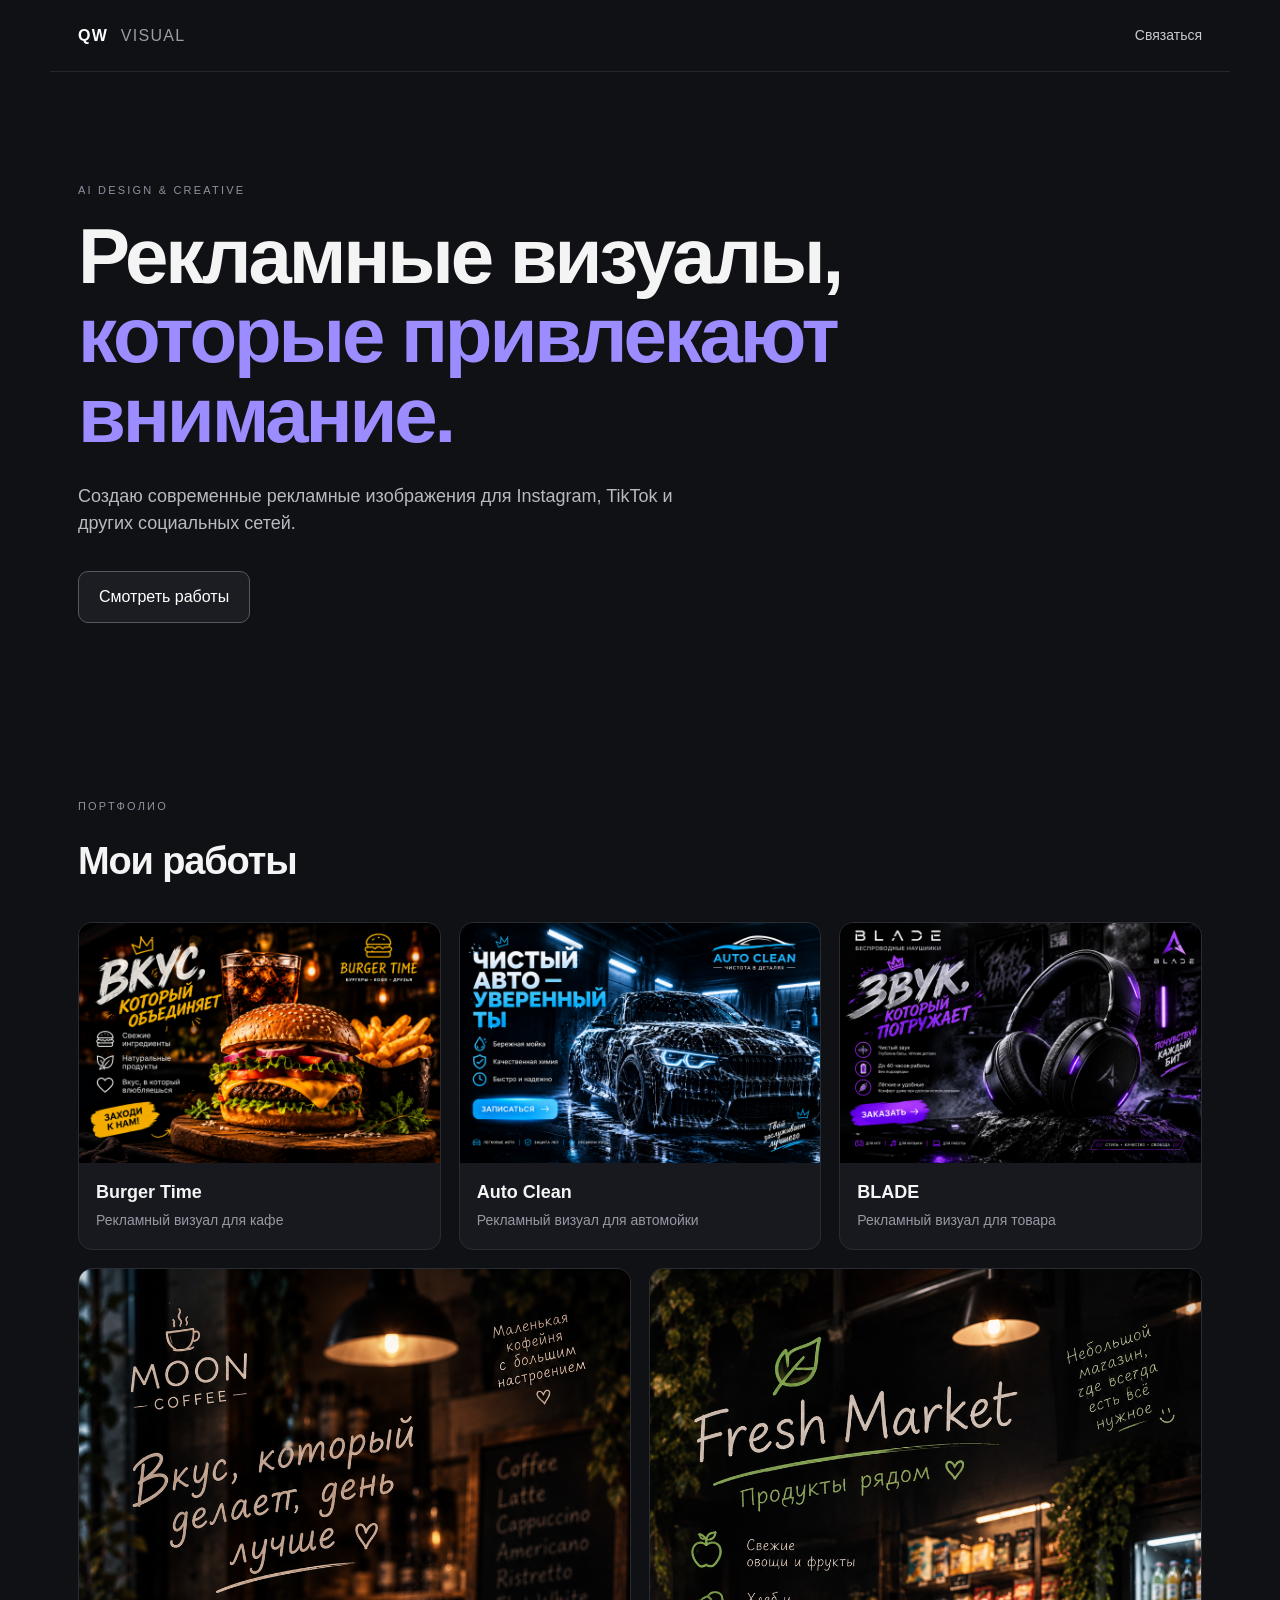
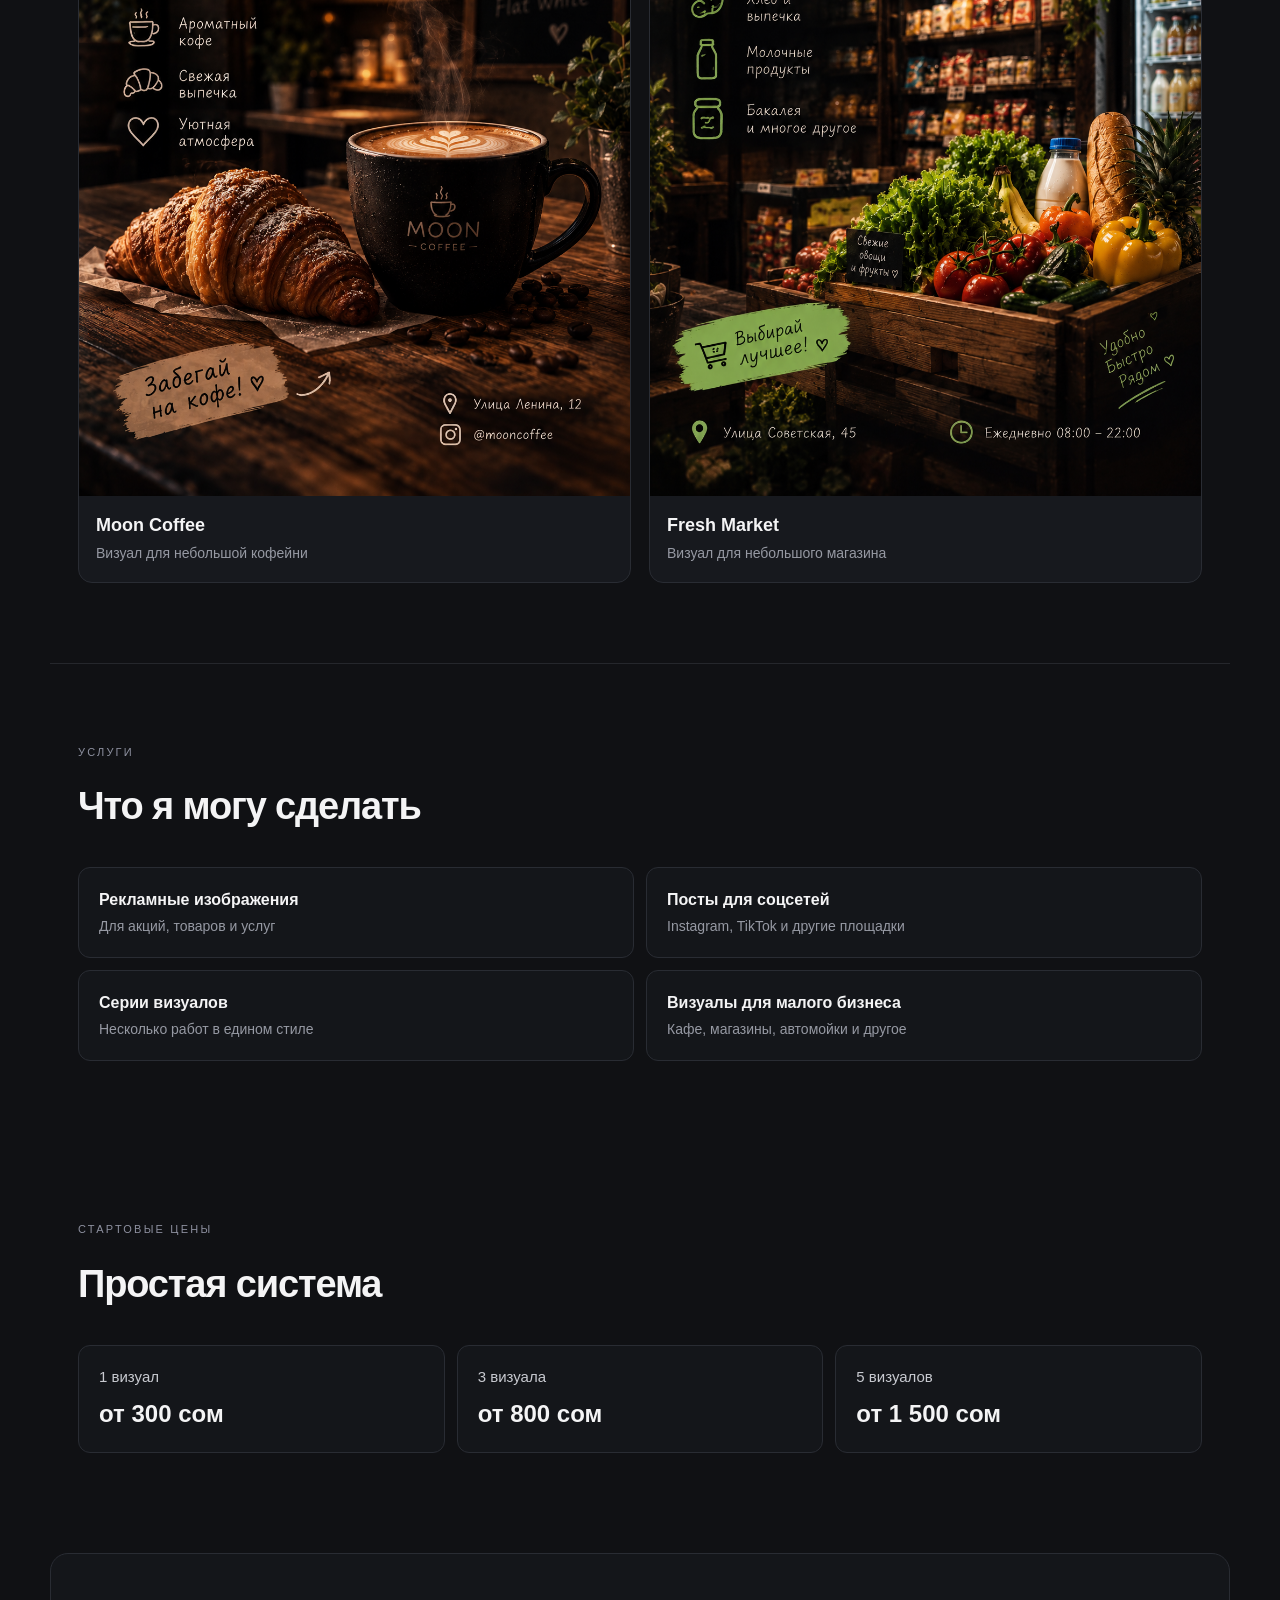
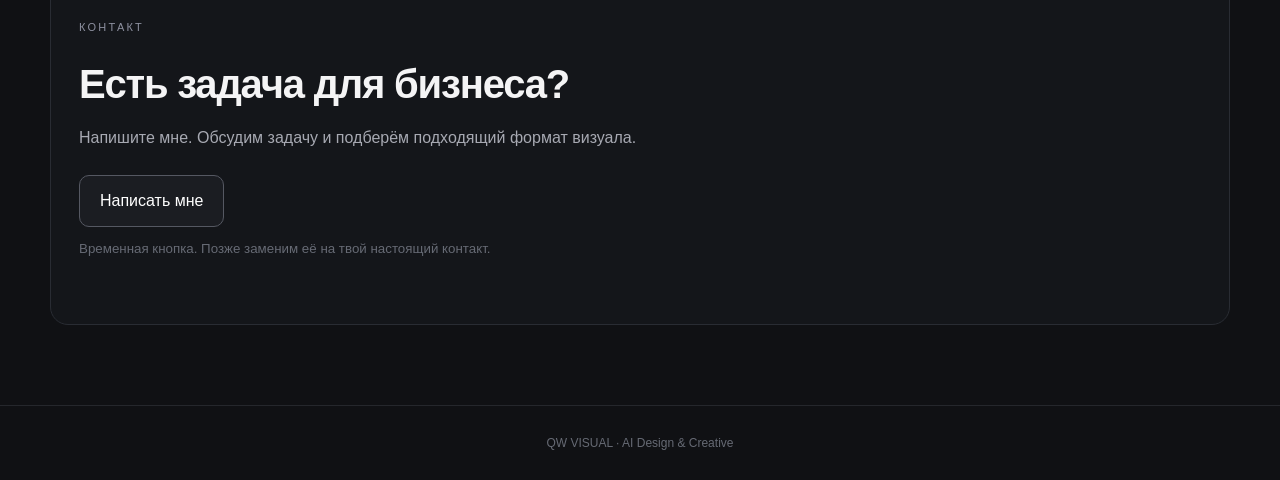
<file: index.html>
<!doctype html>
<html lang="ru">
<head>
  <meta charset="utf-8">
  <meta name="viewport" content="width=device-width, initial-scale=1">
  <title>QW VISUAL — рекламные визуалы</title>
  <meta name="description" content="QW VISUAL — рекламные визуалы для малого бизнеса и социальных сетей.">
  <link rel="stylesheet" href="style.css">
</head>
<body>
  <header class="nav">
    <a class="brand" href="#">QW <span>VISUAL</span></a>
    <a class="nav-link" href="#contacts">Связаться</a>
  </header>

  <main>
    <section class="hero">
      <p class="eyebrow">AI DESIGN & CREATIVE</p>
      <h1>Рекламные визуалы,<br><span>которые привлекают внимание.</span></h1>
      <p class="hero-text">Создаю современные рекламные изображения для Instagram, TikTok и других социальных сетей.</p>
      <a class="button" href="#works">Смотреть работы</a>
    </section>

    <section id="works" class="section">
      <div class="section-head">
        <p class="eyebrow">ПОРТФОЛИО</p>
        <h2>Мои работы</h2>
      </div>

      <div class="grid">
        <article class="card">
          <img src="01_burger_time.png" alt="Рекламный визуал Burger Time">
          <div class="card-info"><h3>Burger Time</h3><p>Рекламный визуал для кафе</p></div>
        </article>
        <article class="card">
          <img src="02_auto_clean.png" alt="Рекламный визуал Auto Clean">
          <div class="card-info"><h3>Auto Clean</h3><p>Рекламный визуал для автомойки</p></div>
        </article>
        <article class="card">
          <img src="03_blade.png" alt="Рекламный визуал BLADE">
          <div class="card-info"><h3>BLADE</h3><p>Рекламный визуал для товара</p></div>
        </article>
        <article class="card vertical">
          <img src="04_moon_coffee.png" alt="Рекламный визуал Moon Coffee">
          <div class="card-info"><h3>Moon Coffee</h3><p>Визуал для небольшой кофейни</p></div>
        </article>
        <article class="card vertical">
          <img src="05_fresh_market.png" alt="Рекламный визуал Fresh Market">
          <div class="card-info"><h3>Fresh Market</h3><p>Визуал для небольшого магазина</p></div>
        </article>
      </div>
    </section>

    <section class="section services">
      <div class="section-head">
        <p class="eyebrow">УСЛУГИ</p>
        <h2>Что я могу сделать</h2>
      </div>
      <div class="service-grid">
        <div><strong>Рекламные изображения</strong><span>Для акций, товаров и услуг</span></div>
        <div><strong>Посты для соцсетей</strong><span>Instagram, TikTok и другие площадки</span></div>
        <div><strong>Серии визуалов</strong><span>Несколько работ в едином стиле</span></div>
        <div><strong>Визуалы для малого бизнеса</strong><span>Кафе, магазины, автомойки и другое</span></div>
      </div>
    </section>

    <section class="section prices">
      <div class="section-head">
        <p class="eyebrow">СТАРТОВЫЕ ЦЕНЫ</p>
        <h2>Простая система</h2>
      </div>
      <div class="price-grid">
        <div><span class="price-label">1 визуал</span><strong>от 300 сом</strong></div>
        <div><span class="price-label">3 визуала</span><strong>от 800 сом</strong></div>
        <div><span class="price-label">5 визуалов</span><strong>от 1 500 сом</strong></div>
      </div>
    </section>

    <section id="contacts" class="contact">
      <p class="eyebrow">КОНТАКТ</p>
      <h2>Есть задача для бизнеса?</h2>
      <p>Напишите мне. Обсудим задачу и подберём подходящий формат визуала.</p>
      <a class="button" href="https://t.me/QW_visual" target="_blank" rel="noopener noreferrer">Написать мне</a>
      <small>Временная кнопка. Позже заменим её на твой настоящий контакт.</small>
    </section>
  </main>

  <footer>QW VISUAL · AI Design & Creative</footer>
</body>
</html>
</file>
<file: style.css>
*{box-sizing:border-box}html{scroll-behavior:smooth}body{margin:0;background:#101114;color:#f4f4f5;font-family:Inter,Arial,sans-serif;line-height:1.5}.nav{height:72px;display:flex;align-items:center;justify-content:space-between;max-width:1180px;margin:auto;padding:0 28px;border-bottom:1px solid #25272c}.brand{color:#fff;text-decoration:none;font-weight:700;letter-spacing:.08em}.brand span{font-weight:400;color:#9a9da6;margin-left:7px}.nav-link{color:#c8cad0;text-decoration:none;font-size:14px}.hero{max-width:1180px;margin:auto;padding:110px 28px 95px}.eyebrow{font-size:11px;letter-spacing:.2em;color:#8e91a0;margin:0 0 18px}.hero h1{font-size:clamp(42px,7vw,78px);line-height:1.02;letter-spacing:-.04em;margin:0;max-width:900px}.hero h1 span{color:#9b8cff}.hero-text{max-width:650px;color:#b8bac2;font-size:18px;margin:28px 0 34px}.button{display:inline-block;padding:13px 20px;border:1px solid #555862;border-radius:10px;color:#fff;text-decoration:none;background:#1b1d22}.button:hover{background:#24272d}.section{max-width:1180px;margin:auto;padding:80px 28px}.section-head h2{font-size:38px;letter-spacing:-.03em;margin:0 0 32px}.grid{display:grid;grid-template-columns:repeat(6,1fr);gap:18px;align-items:start}.card{grid-column:span 2;background:#17191e;border:1px solid #292c33;border-radius:14px;overflow:hidden}.card:nth-child(4){grid-column:span 3}.card:nth-child(5){grid-column:span 3}.card img{width:100%;display:block;height:auto}.card-info{padding:16px 17px 18px}.card-info h3{margin:0 0 4px;font-size:18px}.card-info p{margin:0;color:#9699a3;font-size:14px}.services{border-top:1px solid #25272c}.service-grid{display:grid;grid-template-columns:repeat(2,1fr);gap:12px}.service-grid div,.price-grid div{border:1px solid #292c33;border-radius:12px;padding:20px;background:#14161a}.service-grid strong,.service-grid span{display:block}.service-grid span{color:#9699a3;margin-top:4px;font-size:14px}.price-grid{display:grid;grid-template-columns:repeat(3,1fr);gap:12px}.price-grid span,.price-grid strong{display:block}.price-grid .price-label{color:#c8cad0;font-size:15px;margin-bottom:8px}.price-grid strong{font-size:24px;margin-top:0}.contact{max-width:1180px;margin:20px auto 80px;padding:65px 28px;border:1px solid #292c33;border-radius:18px;background:#14161a}.contact h2{font-size:40px;letter-spacing:-.03em;margin:0 0 12px}.contact p:not(.eyebrow){color:#a7a9b2;max-width:600px;margin:0 0 25px}.contact small{display:block;color:#666a74;margin-top:12px}footer{border-top:1px solid #25272c;color:#666a74;text-align:center;padding:28px;font-size:12px}@media(max-width:760px){.hero{padding-top:70px}.grid{display:block}.card{margin-bottom:16px}.service-grid,.price-grid{grid-template-columns:1fr}.section{padding-top:60px;padding-bottom:60px}.contact h2{font-size:32px}}
</file>
